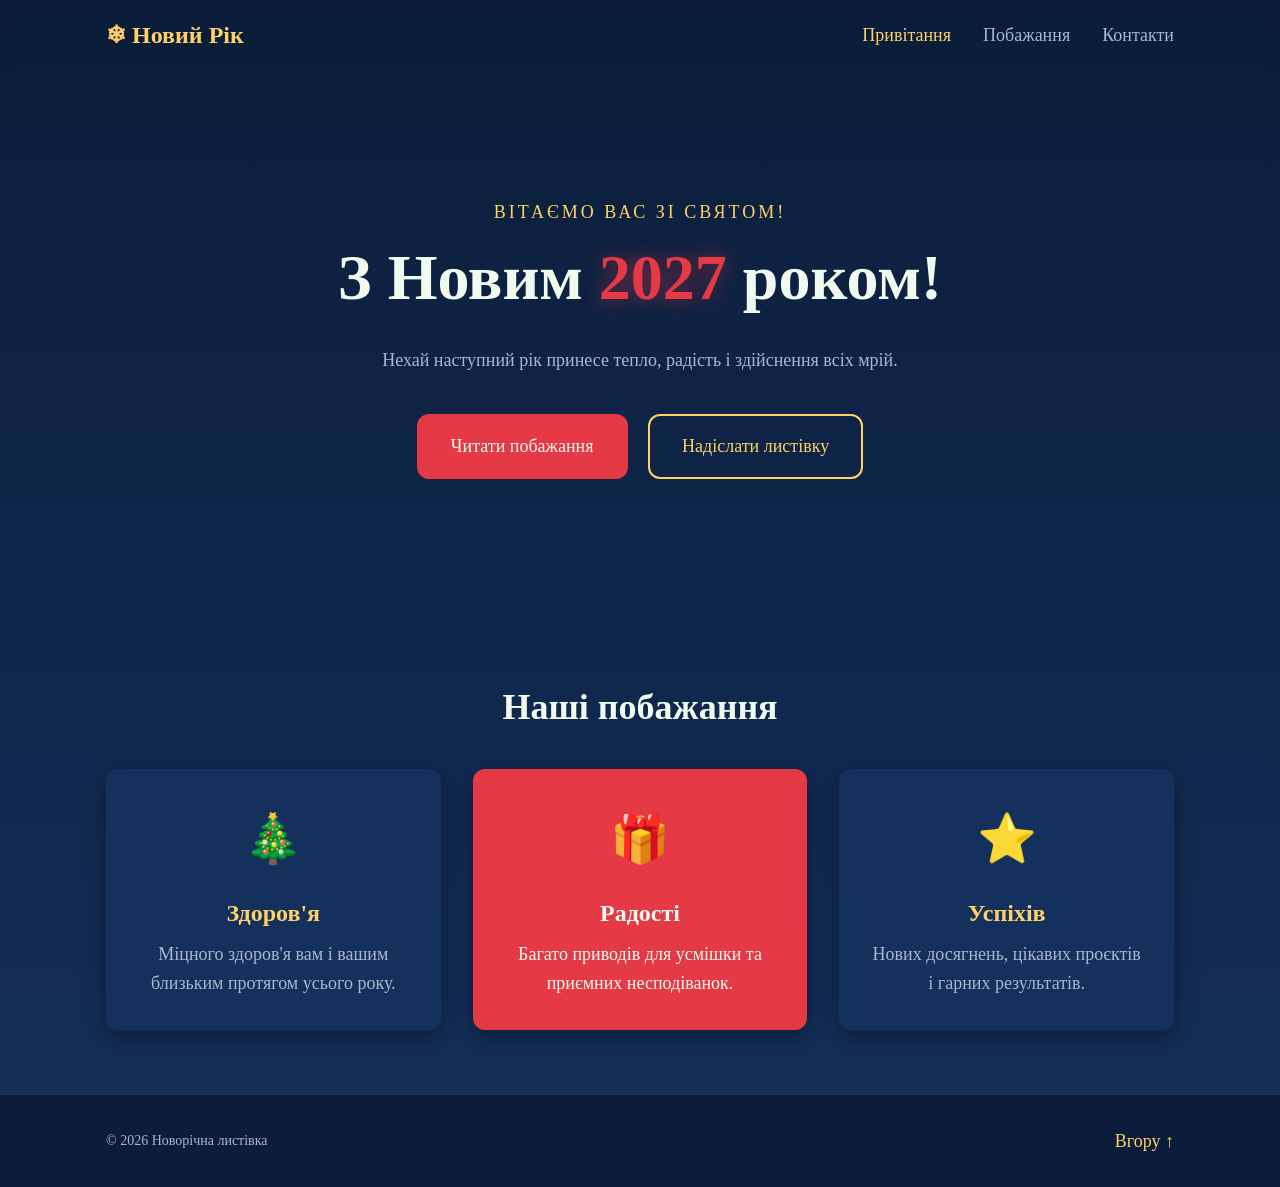
<file: lab7/index.html>
<!DOCTYPE html>
<html lang="uk">
<head>
  <meta charset="UTF-8">
  <meta name="viewport" content="width=device-width, initial-scale=1.0">
  <title>З Новим 2027 роком!</title>
  <link rel="stylesheet" href="main.css">
</head>
<body class="page">

  <div class="snow" aria-hidden="true">
    <span class="snow__flake"></span><span class="snow__flake"></span>
    <span class="snow__flake"></span><span class="snow__flake"></span>
    <span class="snow__flake"></span><span class="snow__flake"></span>
    <span class="snow__flake"></span><span class="snow__flake"></span>
    <span class="snow__flake"></span><span class="snow__flake"></span>
    <span class="snow__flake"></span><span class="snow__flake"></span>
  </div>

  <header class="header">
    <div class="page__container header__inner">
      <a href="#" class="header__logo">❄ Новий Рік</a>
      <nav class="header__nav">
        <a href="#hero" class="header__link header__link--active">Привітання</a>
        <a href="#wishes" class="header__link">Побажання</a>
        <a href="#footer" class="header__link">Контакти</a>
      </nav>
    </div>
  </header>

  <main>
    <section class="hero" id="hero">
      <div class="page__container hero__inner">
        <p class="hero__subtitle">Вітаємо вас зі святом!</p>
        <h1 class="hero__title">З Новим <span class="hero__year">2027</span> роком!</h1>
        <p class="hero__text">
          Нехай наступний рік принесе тепло, радість і здійснення всіх мрій.
        </p>
        <a href="#wishes" class="button button--primary">Читати побажання</a>
        <a href="#footer" class="button button--outline">Надіслати листівку</a>
      </div>
    </section>

    <section class="wishes" id="wishes">
      <div class="page__container">
        <h2 class="wishes__title">Наші побажання</h2>
        <ul class="wishes__list">
          <li class="wishes__item">
            <article class="wish-card">
              <span class="wish-card__icon">🎄</span>
              <h3 class="wish-card__title">Здоров'я</h3>
              <p class="wish-card__text">Міцного здоров'я вам і вашим близьким протягом усього року.</p>
            </article>
          </li>
          <li class="wishes__item">
            <article class="wish-card wish-card--accent">
              <span class="wish-card__icon">🎁</span>
              <h3 class="wish-card__title">Радості</h3>
              <p class="wish-card__text">Багато приводів для усмішки та приємних несподіванок.</p>
            </article>
          </li>
          <li class="wishes__item">
            <article class="wish-card">
              <span class="wish-card__icon">⭐</span>
              <h3 class="wish-card__title">Успіхів</h3>
              <p class="wish-card__text">Нових досягнень, цікавих проєктів і гарних результатів.</p>
            </article>
          </li>
        </ul>
      </div>
    </section>
  </main>

  <footer class="footer" id="footer">
    <div class="page__container footer__inner">
      <p class="footer__text">© 2026 Новорічна листівка</p>
      <a href="#" class="footer__link">Вгору ↑</a>
    </div>
  </footer>

</body>
</html>
</file>
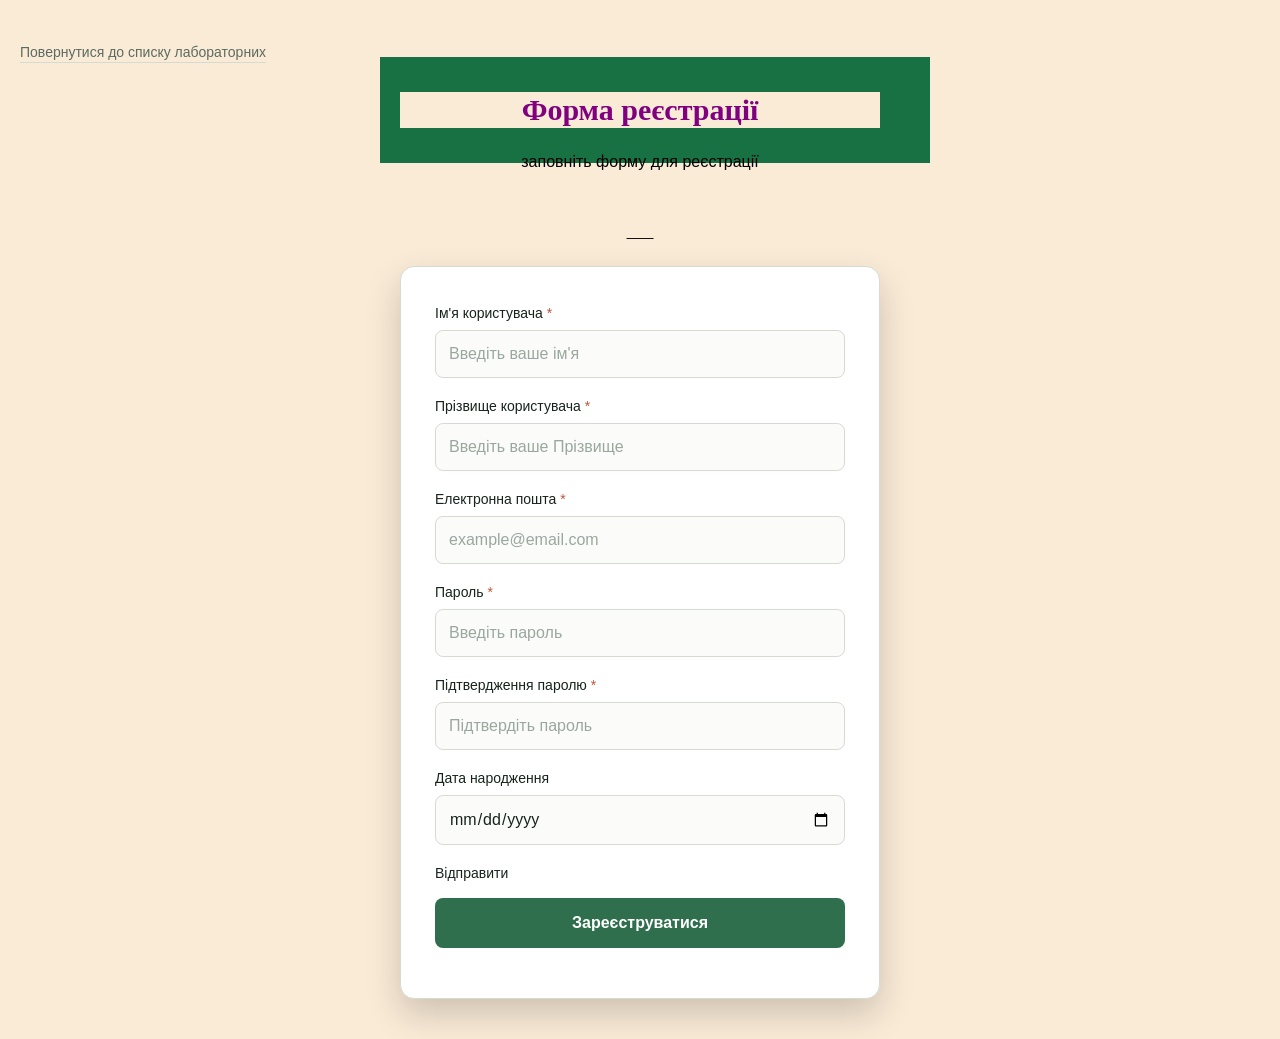
<file: laborator1.html>
<!DOCTYPE html>
<html lang="en">
<head>
    <meta charset="UTF-8">
    <meta name="viewport" content="width=device-width, initial-scale=1.0">
    <title>Лабораторна робота №1</title>
    <link rel="stylesheet" href="css/practic2.css">
</head>
<body>
    <body class="laborator1">
    <nav>
        <a href="laboratory.html">Повернутися до списку лабораторних</a>
    </nav>
    <h1>Форма реєстрації</h1>
    <p>заповніть форму для реєстрації</p>
    <h2>__</h2>
    <form action="https://webhook.site/92a44386-f4b4-44c3-b55c-e7e74650ccd6" method="POST">
        <div class="form-group">
            <label for="firstname" class="required">Ім'я користувача</label>
            <input
                type="text"
                id="firstname"
                name="firstname"
                placeholder="Введіть ваше ім'я"
                required>
        </div>

        <div class="form-group">
            <label for="lastname" class="required">Прізвище користувача</label>
            <input
                type="text"
                id="lastname"
                name="lastname"
                placeholder="Введіть ваше Прізвище"
                required>
        </div>

        <div class="form-group">
            <label for="email" class="required">Електронна пошта</label>
            <input
                type="email"
                id="email"
                name="email"
                placeholder="example@email.com"
                required>
        </div>

        <div class="form-group">
            <label for="password" class="required">Пароль</label>
            <input
                type="password"
                id="password"
                name="password"
                placeholder="Введіть пароль"
                required>
        </div>

        <div class="form-group">
            <label for="password_confirm" class="required">Підтвердження паролю</label>
            <input 
                type="password"
                id="password_confirm"
                name="password_confirm"
                placeholder="Підтвердіть пароль"
                required>
        </div>

        <div class="form-group">
            <label for="date">Дата народження</label>
            <input 
                type="date"
                id="date"
                name="date">
        </div>

        <div class="form-group">
            <label>Відправити</label>
                <button type="submit">Зареєструватися</button>
        </div>
    </form>
</body>
</html>
</file>
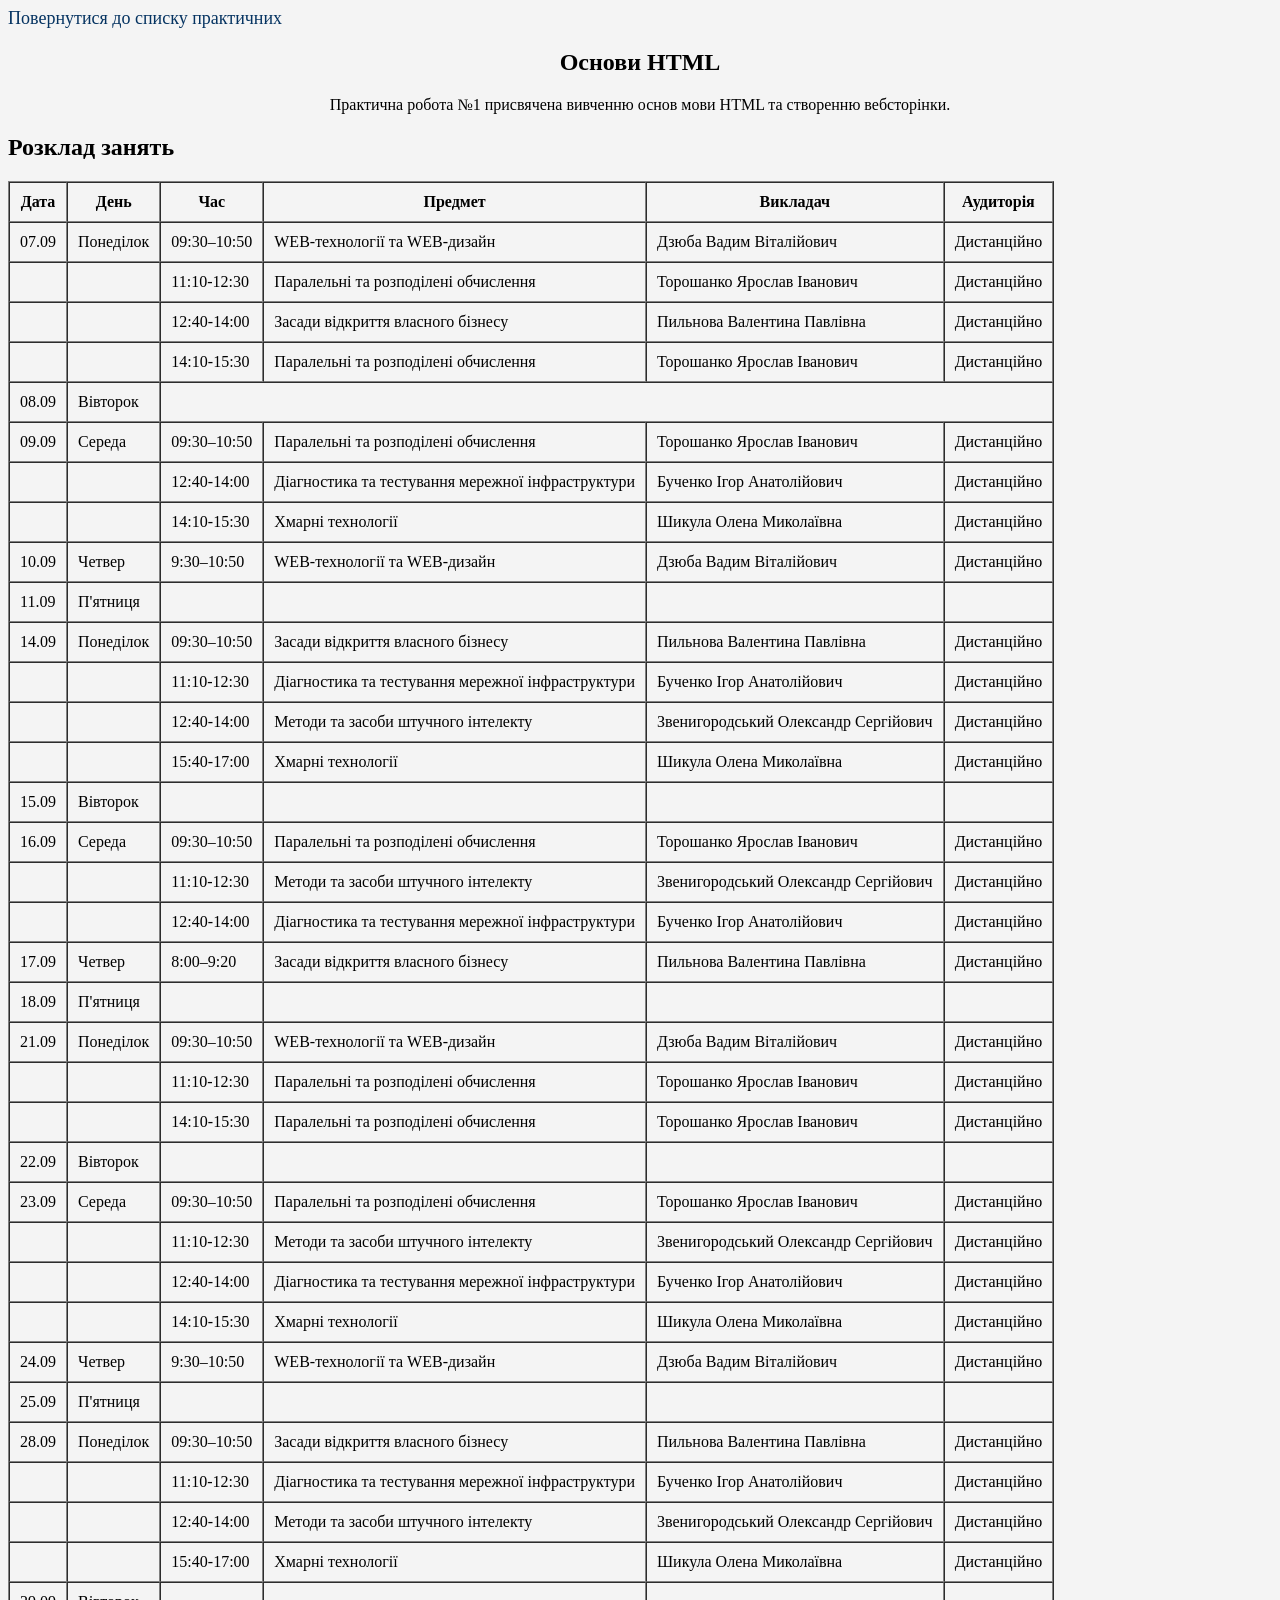
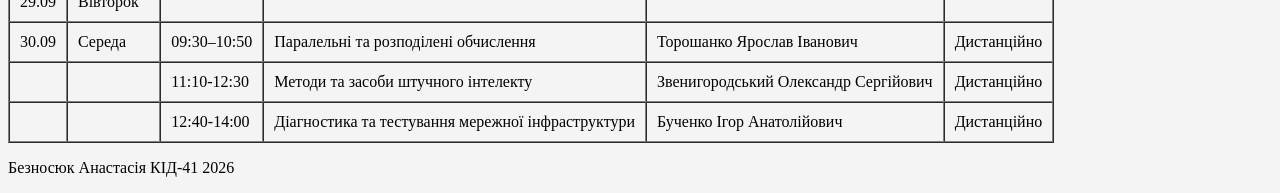
<file: practic1.html>
<!DOCTYPE html>
<html lang="en">
<head>
    <meta charset="UTF-8">
    <meta name="viewport" content="width=device-width, initial-scale=1.0">
    <title>Практична робота №1</title>
    <link rel="stylesheet" href="css/style2.css">
</head>
<body>
    <body class="practic1-page">
    <main>
        <nav>
            <a href="practicals.html">Повернутися до списку практичних</a>
        </nav>
        <section1>
            <h2>Основи HTML</h2>

            <p>
                Практична робота №1 присвячена вивченню
                основ мови HTML та створенню вебсторінки.
            </p>
        </section1>

        <section2>
            <h2>Розклад занять</h2>

            <table border="1" cellpadding="10" cellspacing="0">
                <thead>
                    <tr>
                        <th>Дата</th>
                        <th>День</th>
                        <th>Час</th>
                        <th>Предмет</th>
                        <th>Викладач</th>
                        <th>Аудиторія</th>
                    </tr>
                </thead>

                <tbody>
                    <tr>
                        <td>07.09</td>
                        <td>Понеділок</td>
                        <td>09:30–10:50</td>
                        <td>WEB-технології та WEB-дизайн</td>
                        <td>Дзюба Вадим Віталійович</td>
                        <td>Дистанційно</td>
                    </tr>

                    <tr>
                        <td> </td>
                        <td> </td>
                        <td>11:10-12:30</td>
                        <td>Паралельні та розподілені обчислення</td>
                        <td>Торошанко Ярослав Іванович</td>
                        <td>Дистанційно</td>
                    </tr>

                    <tr>
                        <td> </td>
                        <td> </td>
                        <td>12:40-14:00</td>
                        <td>Засади відкриття власного бізнесу</td>
                        <td>Пильнова Валентина Павлівна</td>
                        <td>Дистанційно</td>
                    </tr>

                    <tr>
                        <td> </td>
                        <td> </td>
                        <td>14:10-15:30</td>
                        <td>Паралельні та розподілені обчислення</td>
                        <td>Торошанко Ярослав Іванович</td>
                        <td>Дистанційно</td>
                    </tr>

                    <tr>
                        <td>08.09</td>
                        <td>Вівторок</td>
                        <td colspan="4"></td>
                        
                    </tr>

                    <tr>
                        <td>09.09</td>
                        <td>Середа</td>
                        <td>09:30–10:50</td>
                        <td>Паралельні та розподілені обчислення</td>
                        <td>Торошанко Ярослав Іванович</td>
                        <td>Дистанційно</td>
                    </tr>
                    
                    <tr>
                        <td> </td>
                        <td> </td>
                        <td>12:40-14:00</td>
                        <td>Діагностика та тестування мережної інфраструктури</td>
                        <td>Бученко Ігор Анатолійович</td>
                        <td>Дистанційно</td>
                    </tr>

                    <tr>
                        <td> </td>
                        <td> </td>
                        <td>14:10-15:30</td>
                        <td>Хмарні технології</td>
                        <td>Шикула Олена Миколаївна</td>
                        <td>Дистанційно</td>
                    </tr>

                    <tr>
                        <td>10.09</td>
                        <td>Четвер</td>
                        <td>9:30–10:50</td>
                        <td>WEB-технології та WEB-дизайн</td>
                        <td>Дзюба Вадим Віталійович</td>
                        <td>Дистанційно</td>
                    </tr>

                    <tr>
                        <td>11.09 </td>
                        <td>П'ятниця</td>
                        <td></td>
                        <td></td>
                        <td></td>
                        <td></td>
                    </tr>

                    <tr>
                        <td>14.09</td>
                        <td>Понеділок</td>
                        <td>09:30–10:50</td>
                        <td>Засади відкриття власного бізнесу</td>
                        <td>Пильнова Валентина Павлівна</td>
                        <td>Дистанційно</td>
                    </tr>

                    <tr>
                        <td> </td>
                        <td> </td>
                        <td>11:10-12:30</td>
                        <td>Діагностика та тестування мережної інфраструктури</td>
                        <td>Бученко Ігор Анатолійович</td>
                        <td>Дистанційно</td>
                    </tr>

                    <tr>
                        <td> </td>
                        <td> </td>
                        <td>12:40-14:00</td>
                        <td>Методи та засоби штучного інтелекту</td>
                        <td>Звенигородський Олександр Сергійович</td>
                        <td>Дистанційно</td>
                    </tr>

                    <tr>
                        <td> </td>
                        <td> </td>
                        <td>15:40-17:00</td>
                        <td>Хмарні технології</td>
                        <td>Шикула Олена Миколаївна</td>
                        <td>Дистанційно</td>
                    </tr>

                    <tr>
                        <td>15.09</td>
                        <td>Вівторок</td>
                        <td></td>
                        <td></td>
                        <td></td>
                        <td></td>
                    </tr>

                    <tr>
                        <td>16.09</td>
                        <td>Середа</td>
                        <td>09:30–10:50</td>
                        <td>Паралельні та розподілені обчислення</td>
                        <td>Торошанко Ярослав Іванович</td>
                        <td>Дистанційно</td>
                    </tr>
                    
                    <tr>
                        <td> </td>
                        <td> </td>
                        <td>11:10-12:30</td>
                        <td>Методи та засоби штучного інтелекту</td>
                        <td>Звенигородський Олександр Сергійович</td>
                        <td>Дистанційно</td>
                    </tr>

                    <tr>
                        <td> </td>
                        <td> </td>
                        <td>12:40-14:00</td>
                        <td>Діагностика та тестування мережної інфраструктури</td>
                        <td>Бученко Ігор Анатолійович</td>
                        <td>Дистанційно</td>
                    </tr>

                    <tr>
                        <td>17.09</td>
                        <td>Четвер</td>
                        <td>8:00–9:20</td>
                        <td>Засади відкриття власного бізнесу</td>
                        <td>Пильнова Валентина Павлівна</td>
                        <td>Дистанційно</td>
                    </tr>

                    <tr>
                        <td>18.09 </td>
                        <td>П'ятниця</td>
                        <td></td>
                        <td></td>
                        <td></td>
                        <td></td>
                    </tr>

                    <tr>
                        <td>21.09</td>
                        <td>Понеділок</td>
                        <td>09:30–10:50</td>
                        <td>WEB-технології та WEB-дизайн</td>
                        <td>Дзюба Вадим Віталійович</td>
                        <td>Дистанційно</td>
                    </tr>

                    <tr>
                        <td> </td>
                        <td> </td>
                        <td>11:10-12:30</td>
                        <td>Паралельні та розподілені обчислення</td>
                        <td>Торошанко Ярослав Іванович</td>
                        <td>Дистанційно</td>
                    </tr>

                    <tr>
                        <td> </td>
                        <td> </td>
                        <td>14:10-15:30</td>
                        <td>Паралельні та розподілені обчислення</td>
                        <td>Торошанко Ярослав Іванович</td>
                        <td>Дистанційно</td>
                    </tr>

                    <tr>
                        <td>22.09</td>
                        <td>Вівторок</td>
                        <td></td>
                        <td></td>
                        <td></td>
                        <td></td>
                    </tr>

                    <tr>
                        <td>23.09</td>
                        <td>Середа</td>
                        <td>09:30–10:50</td>
                        <td>Паралельні та розподілені обчислення</td>
                        <td>Торошанко Ярослав Іванович</td>
                        <td>Дистанційно</td>
                    </tr>
                    
                    <tr>
                        <td> </td>
                        <td> </td>
                        <td>11:10-12:30</td>
                        <td>Методи та засоби штучного інтелекту</td>
                        <td>Звенигородський Олександр Сергійович</td>
                        <td>Дистанційно</td>
                    </tr>

                    <tr>
                        <td> </td>
                        <td> </td>
                        <td>12:40-14:00</td>
                        <td>Діагностика та тестування мережної інфраструктури</td>
                        <td>Бученко Ігор Анатолійович</td>
                        <td>Дистанційно</td>
                    </tr>

                    <tr>
                        <td> </td>
                        <td> </td>
                        <td>14:10-15:30</td>
                        <td>Хмарні технології</td>
                        <td>Шикула Олена Миколаївна</td>
                        <td>Дистанційно</td>
                    </tr>

                    <tr>
                        <td>24.09</td>
                        <td>Четвер</td>
                        <td>9:30–10:50</td>
                        <td>WEB-технології та WEB-дизайн</td>
                        <td>Дзюба Вадим Віталійович</td>
                        <td>Дистанційно</td>
                    </tr>

                    <tr>
                        <td>25.09 </td>
                        <td>П'ятниця</td>
                        <td></td>
                        <td></td>
                        <td></td>
                        <td></td>
                    </tr>

                    <tr>
                        <td>28.09</td>
                        <td>Понеділок</td>
                        <td>09:30–10:50</td>
                        <td>Засади відкриття власного бізнесу</td>
                        <td>Пильнова Валентина Павлівна</td>
                        <td>Дистанційно</td>
                    </tr>

                    <tr>
                        <td> </td>
                        <td> </td>
                        <td>11:10-12:30</td>
                        <td>Діагностика та тестування мережної інфраструктури</td>
                        <td>Бученко Ігор Анатолійович</td>
                        <td>Дистанційно</td>
                    </tr>

                    <tr>
                        <td> </td>
                        <td> </td>
                        <td>12:40-14:00</td>
                        <td>Методи та засоби штучного інтелекту</td>
                        <td>Звенигородський Олександр Сергійович</td>
                        <td>Дистанційно</td>
                    </tr>

                    <tr>
                        <td> </td>
                        <td> </td>
                        <td>15:40-17:00</td>
                        <td>Хмарні технології</td>
                        <td>Шикула Олена Миколаївна</td>
                        <td>Дистанційно</td>
                    </tr>

                    <tr>
                        <td>29.09</td>
                        <td>Вівторок</td>
                        <td></td>
                        <td></td>
                        <td></td>
                        <td></td>
                    </tr>

                    <tr>
                        <td>30.09</td>
                        <td>Середа</td>
                        <td>09:30–10:50</td>
                        <td>Паралельні та розподілені обчислення</td>
                        <td>Торошанко Ярослав Іванович</td>
                        <td>Дистанційно</td>
                    </tr>
                    
                    <tr>
                        <td> </td>
                        <td> </td>
                        <td>11:10-12:30</td>
                        <td>Методи та засоби штучного інтелекту</td>
                        <td>Звенигородський Олександр Сергійович</td>
                        <td>Дистанційно</td>
                    </tr>

                    <tr>
                        <td> </td>
                        <td> </td>
                        <td>12:40-14:00</td>
                        <td>Діагностика та тестування мережної інфраструктури</td>
                        <td>Бученко Ігор Анатолійович</td>
                        <td>Дистанційно</td>
                    </tr>

                </tbody>
            </table>
        </section2>
    </main>
    <footer>
        <p>Безносюк Анастасія КІД-41 2026</p>
    </footer>
</body>
</html>
</file>
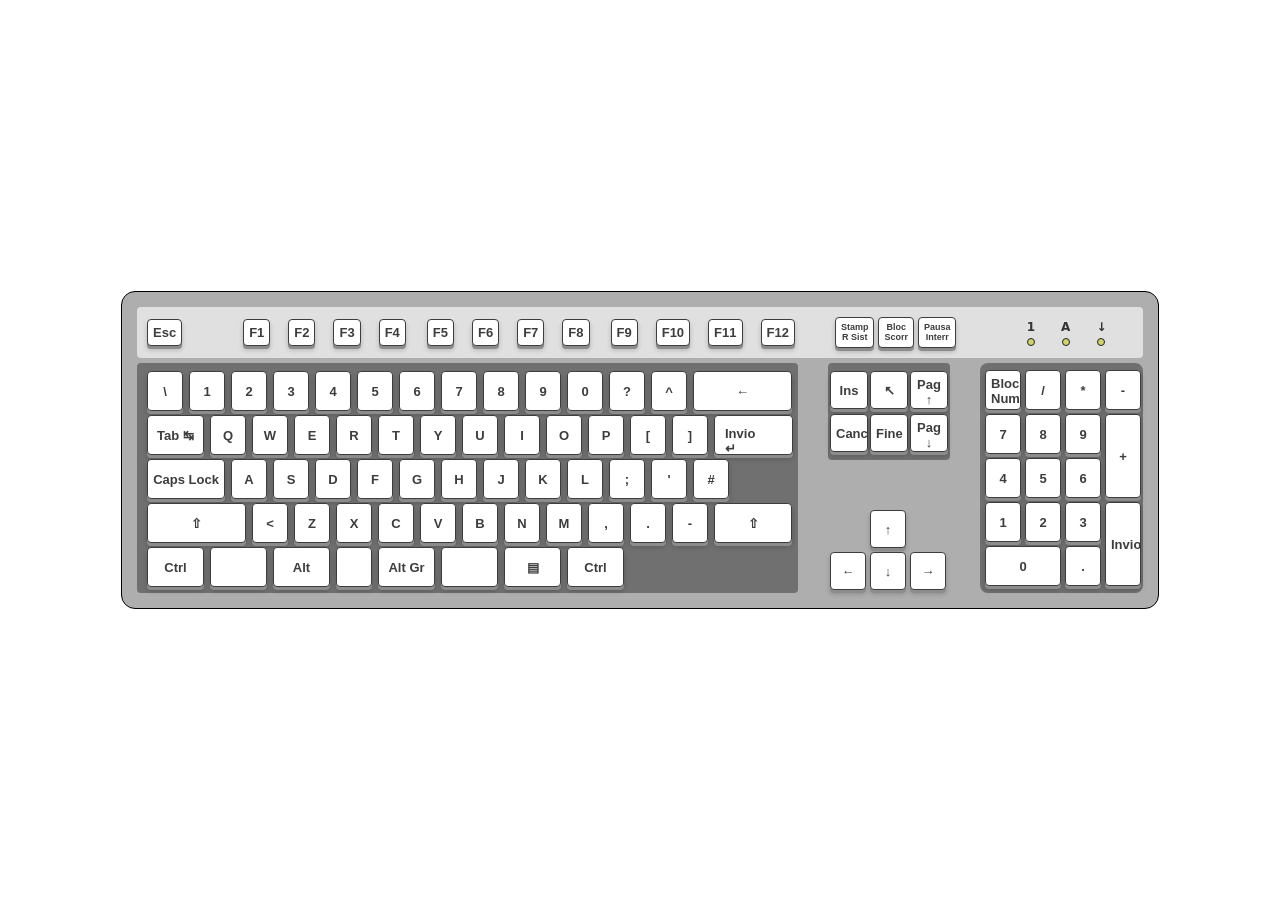
<file: practic4.html>
<!DOCTYPE html>
<html lang="en">
<head>
    <meta charset="UTF-8">
    <meta name="viewport" content="width=device-width, initial-scale=1.0">
    <title>Практична №4</title>
    <link rel="stylesheet" href="css/practic4.css">
</head>
<body>
  <div class="keyboard-case">
    <div class="top-row">
      <button class="key">Esc</button>
      <div class="f-keys">
        <div class="group"><button class="key">F1</button><button class="key">F2</button><button class="key">F3</button><button class="key">F4</button></div>
        <div class="group"><button class="key">F5</button><button class="key">F6</button><button class="key">F7</button><button class="key">F8</button></div>
        <div class="group"><button class="key">F9</button><button class="key">F10</button><button class="key">F11</button><button class="key">F12</button></div>
      </div>
      <div class="system-keys">
        <button class="key small-text">Stamp<br>R Sist</button>
        <button class="key small-text">Bloc<br>Scorr</button>
        <button class="key small-text">Pausa<br>Interr</button>
      </div>
      <div class="status-indicators">
        <div class="indicator">
          <span>1</span>
          <i class="led"></i>
        </div>
        <div class="indicator">
          <span>A</span>
          <i class="led"></i>
        </div>
        <div class="indicator">
          <span>↓</span>
          <i class="led"></i>
        </div>
      </div>
    </div>
    
    <div class="main-keyboard">
      <div class="section main-section">
        <button class="key">\</button>
        <button class="key">1</button><button class="key">2</button><button class="key">3</button><button class="key">4</button>
        <button class="key">5</button><button class="key">6</button><button class="key">7</button><button class="key">8</button>
        <button class="key">9</button><button class="key">0</button><button class="key">?</button><button class="key">^</button>
        <button class="key key-backspace">←</button>

        <button class="key key-tab">Tab ↹</button>
        <button class="key">Q</button><button class="key">W</button><button class="key">E</button><button class="key">R</button>
        <button class="key">T</button><button class="key">Y</button><button class="key">U</button><button class="key">I</button>
        <button class="key">O</button><button class="key">P</button><button class="key">[</button><button class="key">]</button>
        <button class="key key-enter">Invio ↵</button>

        <button class="key key-caps">Caps Lock</button>
        <button class="key">A</button><button class="key">S</button><button class="key">D</button><button class="key">F</button>
        <button class="key">G</button><button class="key">H</button><button class="key">J</button><button class="key">K</button>
        <button class="key">L</button><button class="key">;</button><button class="key">'</button><button class="key">#</button>

        <button class="key key-lshift">⇧</button>
        <button class="key">&lt;</button><button class="key">Z</button><button class="key">X</button><button class="key">C</button>
        <button class="key">V</button><button class="key">B</button><button class="key">N</button><button class="key">M</button>
        <button class="key">,</button><button class="key">.</button><button class="key">-</button>
        <button class="key key-rshift">⇧</button>

        <button class="key key-ctrl">Ctrl</button>
        <button class="key key-win"></button>
        <button class="key key-alt">Alt</button>
        <button class="key key-space"></button>
        <button class="key key-alt">Alt Gr</button>
        <button class="key key-win"></button>
        <button class="key key-menu">▤</button>
        <button class="key key-ctrl">Ctrl</button>
      </div>

      <div class="section nav-section">
        <div class="nav-cluster">
          <button class="key">Ins</button><button class="key">↖</button><button class="key">Pag ↑</button>
          <button class="key">Canc</button><button class="key">Fine</button><button class="key">Pag ↓</button>
        </div>
        <div class="arrow-cluster">
          <div class="l"></div><button class="key">↑</button><div class="r"></div>
          <button class="key">←</button><button class="key">↓</button><button class="key">→</button>
        </div>
      </div>

      <div class="section numpad-section">
        <button class="key">Bloc Num</button><button class="key">/</button><button class="key">*</button><button class="key">-</button>
        <button class="key">7</button><button class="key">8</button><button class="key">9</button>
        <button class="key num-plus">+</button>
        <button class="key">4</button><button class="key">5</button><button class="key">6</button>
        <button class="key">1</button><button class="key">2</button><button class="key">3</button>
        <button class="key num-enter">Invio</button>
        <button class="key num-zero">0</button><button class="key">.</button>
      </div>
    </div>
  </div>
</body>
</html>
</file>
<file: lab7/main.css>
*,
*::before,
*::after {
  margin: 0;
  padding: 0;
  box-sizing: border-box;
}

html {
  scroll-behavior: smooth;
}

ul {
  list-style: none;
}

a {
  color: inherit;
  text-decoration: none;
}

img {
  max-width: 100%;
  display: block;
}

.page {
  font-family: "Georgia", "Times New Roman", serif;
  font-size: 18px;
  color: #f1faee;
  background: linear-gradient(180deg, #0b1d3a 0%, #14305c 100%);
  min-height: 100vh;
  line-height: 1.6;
}
.page__container {
  max-width: 1100px;
  margin: 0 auto;
  padding: 0 16px;
}

.snow {
  position: fixed;
  inset: 0;
  pointer-events: none;
  overflow: hidden;
  z-index: 1;
}
.snow__flake {
  position: absolute;
  top: -10px;
  width: 8px;
  height: 8px;
  background: #fff;
  border-radius: 50%;
  opacity: 0.8;
  animation: snowfall 8s linear infinite;
}
.snow__flake:nth-child(1) {
  left: 8.3333333333%;
  animation-duration: 6.7s;
  animation-delay: -0.9s;
  width: 6px;
  height: 6px;
}
.snow__flake:nth-child(2) {
  left: 16.6666666667%;
  animation-duration: 7.4s;
  animation-delay: -1.8s;
  width: 8px;
  height: 8px;
}
.snow__flake:nth-child(3) {
  left: 25%;
  animation-duration: 8.1s;
  animation-delay: -2.7s;
  width: 10px;
  height: 10px;
}
.snow__flake:nth-child(4) {
  left: 33.3333333333%;
  animation-duration: 8.8s;
  animation-delay: -3.6s;
  width: 4px;
  height: 4px;
}
.snow__flake:nth-child(5) {
  left: 41.6666666667%;
  animation-duration: 9.5s;
  animation-delay: -4.5s;
  width: 6px;
  height: 6px;
}
.snow__flake:nth-child(6) {
  left: 50%;
  animation-duration: 10.2s;
  animation-delay: -5.4s;
  width: 8px;
  height: 8px;
}
.snow__flake:nth-child(7) {
  left: 58.3333333333%;
  animation-duration: 10.9s;
  animation-delay: -6.3s;
  width: 10px;
  height: 10px;
}
.snow__flake:nth-child(8) {
  left: 66.6666666667%;
  animation-duration: 11.6s;
  animation-delay: -7.2s;
  width: 4px;
  height: 4px;
}
.snow__flake:nth-child(9) {
  left: 75%;
  animation-duration: 12.3s;
  animation-delay: -8.1s;
  width: 6px;
  height: 6px;
}
.snow__flake:nth-child(10) {
  left: 83.3333333333%;
  animation-duration: 13s;
  animation-delay: -9s;
  width: 8px;
  height: 8px;
}
.snow__flake:nth-child(11) {
  left: 91.6666666667%;
  animation-duration: 13.7s;
  animation-delay: -9.9s;
  width: 10px;
  height: 10px;
}
.snow__flake:nth-child(12) {
  left: 100%;
  animation-duration: 14.4s;
  animation-delay: -10.8s;
  width: 4px;
  height: 4px;
}

@keyframes snowfall {
  to {
    transform: translateY(105vh) translateX(30px);
  }
}
.header {
  position: sticky;
  top: 0;
  z-index: 10;
  background: rgba(11, 29, 58, 0.9);
  backdrop-filter: blur(6px);
}
.header__inner {
  display: flex;
  align-items: center;
  justify-content: space-between;
  padding-top: 16px;
  padding-bottom: 16px;
}
@media (max-width: 600px) {
  .header__inner {
    flex-direction: column;
    gap: 8px;
  }
}
.header__logo {
  font-size: 24px;
  color: #ffd166;
  font-weight: bold;
}
.header__nav {
  display: flex;
  gap: 32px;
}
@media (max-width: 600px) {
  .header__nav {
    gap: 16px;
  }
}
.header__link {
  color: #a8b8d0;
  transition: color 0.3s ease;
}
.header__link:hover {
  color: #f1faee;
}
.header__link--active {
  color: #ffd166;
}

.button {
  display: inline-block;
  padding: 16px 32px;
  margin: 8px;
  border-radius: 12px;
  border: 2px solid transparent;
  font-family: inherit;
  font-size: 18px;
  cursor: pointer;
  transition: background 0.3s ease, transform 0.3s ease;
}
.button:hover {
  transform: translateY(-3px);
}
.button--primary {
  background: #e63946;
  color: #f1faee;
}
.button--primary:hover {
  background: #b92d38;
}
.button--outline {
  border-color: #ffd166;
  color: #ffd166;
}
.button--outline:hover {
  background: #ffd166;
  color: #0b1d3a;
}

.hero {
  position: relative;
  z-index: 2;
  padding: 128px 0;
  text-align: center;
}
.hero__subtitle {
  color: #ffd166;
  letter-spacing: 3px;
  text-transform: uppercase;
  margin-bottom: 16px;
}
.hero__title {
  font-size: 64px;
  line-height: 1.1;
  margin-bottom: 32px;
}
@media (max-width: 600px) {
  .hero__title {
    font-size: 36px;
  }
}
.hero__year {
  color: #e63946;
  text-shadow: 0 0 20px rgba(230, 57, 70, 0.6);
}
.hero__text {
  max-width: 600px;
  margin: 0 auto 32px;
  color: #a8b8d0;
}

.wishes {
  position: relative;
  z-index: 2;
  padding: 64px 0;
}
.wishes__title {
  text-align: center;
  font-size: 36px;
  margin-bottom: 32px;
}
.wishes__list {
  display: grid;
  grid-template-columns: repeat(3, 1fr);
  gap: 32px;
}
@media (max-width: 900px) {
  .wishes__list {
    grid-template-columns: 1fr;
  }
}

.wish-card {
  height: 100%;
  padding: 32px;
  background: #14305c;
  border-radius: 12px;
  box-shadow: 0 8px 24px rgba(0, 0, 0, 0.35);
  text-align: center;
  transition: transform 0.3s ease;
}
.wish-card:hover {
  transform: translateY(-8px) rotate(-1deg);
}
.wish-card__icon {
  display: block;
  font-size: 48px;
  margin-bottom: 16px;
}
.wish-card__title {
  font-size: 24px;
  color: #ffd166;
  margin-bottom: 8px;
}
.wish-card__text {
  color: #a8b8d0;
}
.wish-card--accent {
  background: #e63946;
}
.wish-card--accent .wish-card__title,
.wish-card--accent .wish-card__text {
  color: #f1faee;
}

.footer {
  position: relative;
  z-index: 2;
  padding: 32px 0;
  background: #0b1d3a;
  border-top: 1px solid rgba(241, 250, 238, 0.1);
}
.footer__inner {
  display: flex;
  justify-content: space-between;
  align-items: center;
}
@media (max-width: 600px) {
  .footer__inner {
    flex-direction: column;
    gap: 8px;
  }
}
.footer__text {
  color: #a8b8d0;
  font-size: 14px;
}
.footer__link {
  color: #ffd166;
}
.footer__link:hover {
  text-decoration: underline;
}/*# sourceMappingURL=main.css.map */
</file>
<file: css/practic2.css>
:root {
  --card:      #FFFFFF;
  --ink:       #16241C;
  --muted:     #5C6B60;
  --line:      #D6DBD2;
  --accent:    #2F6F4E;
  --accent-dk: #24573D;
}

* { box-sizing: border-box; }

body {
  margin: 0;
  padding: 40px 20px;
  min-height: 100vh;
  display: flex;
  flex-direction: column;
  align-items: center;
  font-family: 'Inter', -apple-system, 'Segoe UI', sans-serif;
  font-size: 16px;
  line-height: 1.5;
  background-color: antiquewhite;
}

label.required::after {
  content: " *";
  color: #C0563F;
}

nav {
  align-self: flex-start;
  width: 100%;
  max-width: 480px;
  margin-bottom: 28px;
}

nav a {
  color: var(--muted);
  text-decoration: none;
  font-size: 14px;
  border-bottom: 1px solid var(--line);
  padding-bottom: 2px;
  transition: color .15s, border-color .15s;
}

nav a:hover {
  color: var(--accent);
  border-color: var(--accent);
}

h1 {
  color: purple;
  font-family: 'Fraunces', Georgia, serif;
  font-weight: 600;
  font-size: 30px;
  line-height: 1.2;
  margin: 0 0 6px;
  width: 100%;
  max-width: 480px;
  text-align: center;
   box-shadow: 15px 0 0 35px rgba(14, 108, 60, 0.958);
}

p{
  color: black;
}
.subtitle {
  color: var(--muted);
  font-size: 15px;
  margin: 0 0 24px;
  width: 100%;
  max-width: 480px;
}

form {
  width: 100%;
  max-width: 480px;
  background: var(--card);
  border: 1px solid var(--line);
  border-radius: 14px;
  padding: 36px 34px 32px;
  box-shadow: 0 15px 35px rgba(0, 0, 0, 0.18);
}

.form-group {
  display: flex;
  flex-direction: column;
  margin-bottom: 18px;
}

label {
  font-size: 14px;
  font-weight: 500;
  color: var(--ink);
  margin-bottom: 6px;
}

input[type="text"],
input[type="email"],
input[type="password"],
input[type="date"] {
  width: 100%;
  font: inherit;
  color: var(--ink);
  background: #FBFCFA;
  border: 1px solid var(--line);
  border-radius: 8px;
  padding: 11px 13px;
  transition: border-color .15s, box-shadow .15s, background .15s;
}

input::placeholder { color: #9AA79E; }

input:hover { border-color: #BEC7B9; }

input:focus {
  outline: none;
  background: var(--card);
  border-color: var(--accent);
  box-shadow: 0 0 0 3px rgba(47,111,78,.15);
}

input:not(:placeholder-shown):invalid {
  border-color: #C0563F;
}

.row {
  display: flex;
  gap: 14px;
}

.row .form-group { flex: 1; }


button {
  width: 100%;
  font: inherit;
  font-weight: 600;
  color: #fff;
  background: var(--accent);
  border: none;
  border-radius: 8px;
  padding: 13px;
  margin-top: 8px;
  cursor: pointer;
  transition:  transform .05s;
}

button:hover { background: var(--accent-dk); }

button:active { transform: translateY(1px); }

button:focus-visible {
  outline: 2px solid var(--accent-dk);
  outline-offset: 2px;
}

.hint {
  font-size: 13px;
  color: var(--muted);
  text-align: center;
  margin: 16px 0 0;
}

@media (max-width: 520px) {
  form { padding: 26px 20px 24px; }
  h1 { font-size: 25px; }
  .row { flex-direction: column; gap: 0; }
}
</file>
<file: css/style2.css>
.practic1-page{
    background-color: #f4f4f4;
}

.practic1-page section1{
    text-align: center;
}

nav a{
    font-family:Cambria, Cochin, Georgia, Times, 'Times New Roman', serif;
    font-size: large;
    text-decoration: none;
    color: rgb(5, 51, 97);
}
</file>
<file: css/practic4.css>
*{
  box-sizing: border-box;
  margin: 0;
  padding: 0;
}

body{
  font-family:system-ui, -apple-system, BlinkMacSystemFont, 'Segoe UI', Roboto, Oxygen, Ubuntu, Cantarell, 'Open Sans', 'Helvetica Neue', sans-serif;
  display: flex;
  justify-content: center;
  align-items: center;
  min-height: 100vh;
  padding: 20px;
}

.keyboard-case{
  background-color: rgb(175, 174, 174);
  border: 1px solid;
  border-radius: 14px;
  padding-right: 15px;
}

.top-row{
  display: flex;
  align-items: center;
  gap: 40px;
  background-color: rgb(224, 224, 224);
  border-radius: 4px;
  margin-top: 15px;
  margin-left: 15px;
  padding: 10px;
}

.key{
  padding: 5px;
  background-color: #ffffff;
  border: 1px solid;
  border-radius: 4px;
  font-weight: 700;
  font-size: 13px;
  color: #3e3d3d;
  cursor: pointer;
  box-shadow: 0 3px 0 #8c8c8c, 0 4px 5px rgb(0, 0, 0, 0.2);
  transition: all 0.05s ease;
  user-select: none;
}

.key:hover{
  background-color: #f5f5f5;
  border-color: #888;
}

.key:active{
  transform: translateY(3px);
  box-shadow: 0 0 0 #b1b1b1, inset 0 2px 4px rgb(0, 0, 0, 0.2);
}

.f-keys{
  display: flex;
  gap: 21px;
  padding-left: 21px ;
  max-width: 575px;
}

.f-keys .group{
  display: flex;
  gap: 18px;
}

.small-text{
  font-size: 9px;
  line-height: 1.1;
}

.system-keys{
  display: flex;
  gap: 4px;
  
}

.status-indicators{
  display: flex;
  flex-direction: row;
  gap: 26px;
  align-items: center;
  width: 110px;
  justify-content: end;
}

.indicator{
  display: flex;
  flex-direction: column;
  align-items: center;
  gap: 4px;
  font-size: 12px;
  font-weight: bold;
  color: #333;
}

.led{
  width: 8px;
  height: 8px;
  background-color: #d1d272;
  border-radius: 50%;
  border: 1px solid #222;
}

.main-keyboard{
  display: flex;
  gap: 30px;
  padding-top: 5px;
  padding-left: 15px;
  padding-bottom: 15px;
}

.main-keyboard .key{
  grid-column: span 2;
  height: 40px;
  box-sizing: border-box;
}

.main-section {
  display: grid;
  grid-template-columns: repeat(31, 15px);
  grid-auto-rows: 38px;
  gap: 6px;
  background-color: #707070;
  border-radius: 4px;
  padding: 10px;
  padding-bottom: 8px;
  padding-top: 8px;
  padding-right: 6px;
}

.key-backspace{ grid-column: span 5 !important; }
.key-tab       { grid-column: span 3 !important; }
.key-enter     { padding: 10px; padding-right: 67px ; flex: span 5 !important; }
.key-caps      { grid-column: span 4 !important; }
.key-lshift    { grid-column: span 5 !important; }
.key-rshift    { grid-column: span 4 !important; }
.key-ctrl      { grid-column: span 3 !important; }
.key-alt, 
.key-win,
.key-menu      { grid-column: span 3 !important; }
.key-space     { grid-column: span 2 !important; }

.nav-section {
  display: flex;
  flex-direction: column;
  justify-content: space-between;
  width: 122px; 
}

.nav-cluster {
  display: grid;
  grid-template-columns: repeat(3, 35px) ;
  grid-template-rows: repeat(2, 38px) ;
  gap: 5px;
  padding-top: 8px;
  padding-bottom: 8px;
  padding-left: 2px;
  background-color: #707070;
  border-radius: 4px;
}

.nav-cluster .key {
  grid-column: auto ;
  grid-row: auto ;
  width: 38px ;
  height: 38px ;
}

.arrow-cluster {
  display: grid;
  grid-template-columns: repeat(3, 36px) !important;
  grid-template-rows: repeat(2, 38px) !important;
  padding: 2px;
  gap: 4px;
  padding-bottom: 3px;
}


.arrow-cluster div {
  width: 35px;
  height: 38px;
  padding-left: 1px;
  background-color: rgb(175, 174, 174);
}

.arrow-cluster .key {
  grid-column: auto !important;
  grid-row: auto !important;
  width: 36px !important;
  height: 38px !important;
}

.numpad-section {
  display: grid;
  grid-template-columns: repeat(4, 36px); 
  grid-auto-rows: 40px;
  gap: 4px;
  width: 163px; 
  height: 230px;
  padding-top: 7px;
  padding-left: 5px;
  background-color: #707070;
  border-radius: 8px;
}

.numpad-section .key {
  width: 100%;
  height: 100%;
  grid-column: span 1;
  grid-row: span 1;
  
}

.num-plus {
  grid-column: 4 !important;
  grid-row: 2 / span 2 !important; 
}

.num-enter {
  grid-column: 4 !important;
  grid-row: 4 / span 2 !important; 
}

.num-zero {
  grid-column: 1 / span 2 !important;
}
</file>
